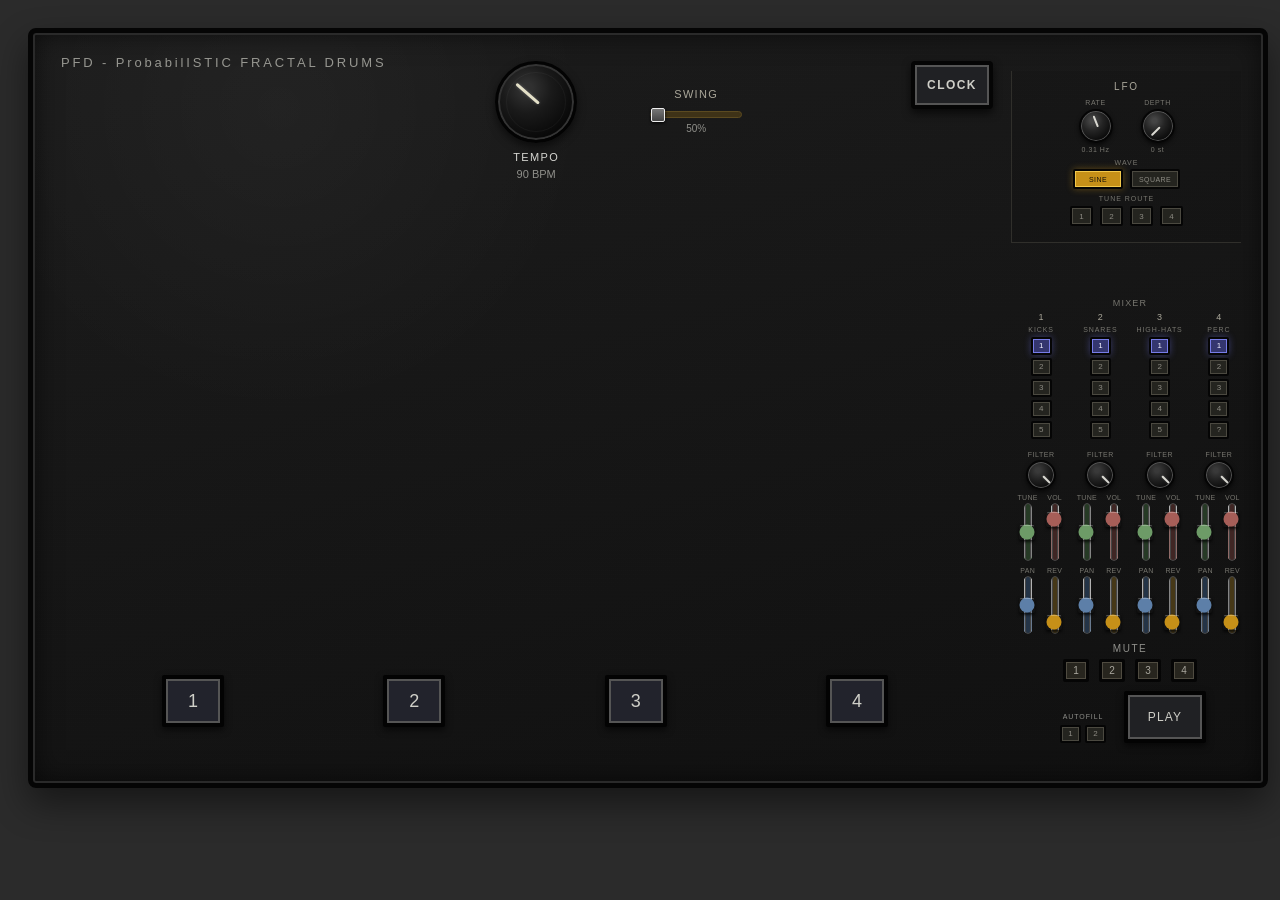
<file: index.html>
<!doctype html>
<html lang="en">
<head>
  <meta charset="utf-8" />
  <meta name="viewport" content="width=device-width, initial-scale=1" />
  <title>PFD - Probabilistic Fractal Drums V2.5 NMIDI</title>
  <link rel="stylesheet" href="style.css" />
</head>
<body>
  <main class="machine-shell">
    <section class="machine" aria-label="Fractal drum prototype">
      <div class="brand">PFD - ProbabilISTIC FRACTAL DRUMS</div>
      <button id="midiButton" class="midi-button" type="button">CLOCK</button>
      <div id="midiPanel" class="midi-panel">
        <div class="midi-title">CLOCK / SYNC</div>

        <label for="nmidiMode">NMIDI v3</label>
        <select id="nmidiMode">
          <option value="off" selected>OFF / LOCAL</option>
          <option value="master">MASTER</option>
          <option value="follow">FOLLOW</option>
        </select>
        <div class="midi-readout">
          <div>NMIDI <strong id="nmidiStatus">OFF</strong></div>
          <div>CLOCK <strong><span id="nmidiBpm">--</span> BPM</strong></div>
          <div>SOURCE <strong id="nmidiSource">--</strong></div>
          <div>PACKET <strong id="nmidiPacket">--</strong></div>
        </div>

        <div class="clock-divider"></div>

        <label for="midiInput">WEB MIDI INPUT</label>
        <select id="midiInput">
          <option value="">NO MIDI INPUT</option>
        </select>
        <div class="midi-readout">
          <div>MIDI <strong id="midiStatus">OFF</strong></div>
          <div>CLOCK <strong><span id="midiBpm">--</span> BPM</strong></div>
          <div>PHASE <strong id="midiPhase">--</strong></div>
        </div>
        <div class="midi-note">Nmidi MASTER follows PFD PLAY/STOP. FOLLOW keeps PFD's local PLAY button independent. Web MIDI and Nmidi FOLLOW/MASTER are mutually exclusive.</div>
      </div>

      <div class="master-controls" aria-label="Master timing controls">
        <div class="tempo-block">
          <div class="knob" id="tempoKnob" role="slider" aria-label="Tempo" aria-valuemin="20" aria-valuemax="240" aria-valuenow="90">
            <span></span>
          </div>
          <label for="tempo">TEMPO</label>
          <input id="tempo" type="range" min="20" max="240" value="90" tabindex="-1" />
          <output id="tempoValue">90 BPM</output>
        </div>

        <div class="swing-block">
          <label for="swing">SWING</label>
          <input id="swing" type="range" min="50" max="75" value="50" />
          <output id="swingValue">50%</output>
        </div>
      </div>

      <div class="lfo-block" aria-label="Global tune LFO">
        <div class="lfo-title">LFO</div>
        <div class="lfo-knobs">
          <label>
            <span>RATE</span>
            <div class="mini-knob" id="lfoRateKnob" role="slider" aria-label="LFO rate"><span></span></div>
            <input id="lfoRate" type="range" min="0" max="100" value="42" tabindex="-1" />
            <output id="lfoRateValue">0.31 Hz</output>
          </label>
          <label>
            <span>DEPTH</span>
            <div class="mini-knob" id="lfoDepthKnob" role="slider" aria-label="LFO tune depth"><span></span></div>
            <input id="lfoDepth" type="range" min="0" max="24" value="0" tabindex="-1" />
            <output id="lfoDepthValue">0 st</output>
          </label>
        </div>
        <div class="lfo-wave-label">WAVE</div>
        <div class="lfo-wave-row">
          <button class="lfo-wave-button active" data-wave="sine" type="button" aria-pressed="true">SINE</button>
          <button class="lfo-wave-button" data-wave="square" type="button" aria-pressed="false">SQUARE</button>
        </div>
        <div class="lfo-route-label">TUNE ROUTE</div>
        <div class="lfo-route-row">
          <button class="lfo-route-button" type="button" aria-pressed="false">1</button>
          <button class="lfo-route-button" type="button" aria-pressed="false">2</button>
          <button class="lfo-route-button" type="button" aria-pressed="false">3</button>
          <button class="lfo-route-button" type="button" aria-pressed="false">4</button>
        </div>
      </div>

      <div id="trees"></div>

      <div class="track-row" id="trackRow">
        <button class="track-button" data-track="0" type="button" aria-pressed="false">1</button>
        <button class="track-button" data-track="1" type="button" aria-pressed="false">2</button>
        <button class="track-button" data-track="2" type="button" aria-pressed="false">3</button>
        <button class="track-button" data-track="3" type="button" aria-pressed="false">4</button>
      </div>

      <div class="utility-column">
        <div class="mixer" aria-label="Four channel mixer">
          <div class="mixer-row-label">MIXER</div>
          <div class="channels">
            <div class="channel" data-track="0">
              <div class="channel-num">1</div>
              <div class="sample-bank" aria-label="Track 1 sample selector">
                <div class="sample-label">KICKS</div>
                <button class="sample-button selected" data-sample="0" type="button" aria-pressed="true">1</button>
                <button class="sample-button" data-sample="1" type="button" aria-pressed="false">2</button>
                <button class="sample-button" data-sample="2" type="button" aria-pressed="false">3</button>
                <button class="sample-button" data-sample="3" type="button" aria-pressed="false">4</button>
                <button class="sample-button" data-sample="4" type="button" aria-pressed="false">5</button>
              </div>
              <label class="filter-label">FILTER<div class="filter-knob" role="slider" aria-label="Track 1 low pass filter" aria-valuemin="200" aria-valuemax="20000" aria-valuenow="20000"><span></span></div><input class="filter" type="range" min="0" max="100" value="100" tabindex="-1"></label>
              <div class="fader-grid">
                <label class="tune-label">TUNE<input class="mix-slider tune" type="range" min="-24" max="24" value="0" orient="vertical"></label>
                <label class="volume-label">VOL<input class="mix-slider volume" type="range" min="0" max="120" value="100" orient="vertical"></label>
                <label class="pan-label">PAN<input class="mix-slider pan" type="range" min="-100" max="100" value="0" orient="vertical"></label>
                <label class="reverb-label">REV<input class="mix-slider reverb" type="range" min="0" max="100" value="8" orient="vertical"></label>
              </div>
            </div>
            <div class="channel" data-track="1">
              <div class="channel-num">2</div>
              <div class="sample-bank" aria-label="Track 2 sample selector">
                <div class="sample-label">SNARES</div>
                <button class="sample-button selected" data-sample="0" type="button" aria-pressed="true">1</button>
                <button class="sample-button" data-sample="1" type="button" aria-pressed="false">2</button>
                <button class="sample-button" data-sample="2" type="button" aria-pressed="false">3</button>
                <button class="sample-button" data-sample="3" type="button" aria-pressed="false">4</button>
                <button class="sample-button" data-sample="4" type="button" aria-pressed="false">5</button>
              </div>
              <label class="filter-label">FILTER<div class="filter-knob" role="slider" aria-label="Track 2 low pass filter" aria-valuemin="200" aria-valuemax="20000" aria-valuenow="20000"><span></span></div><input class="filter" type="range" min="0" max="100" value="100" tabindex="-1"></label>
              <div class="fader-grid">
                <label class="tune-label">TUNE<input class="mix-slider tune" type="range" min="-24" max="24" value="0" orient="vertical"></label>
                <label class="volume-label">VOL<input class="mix-slider volume" type="range" min="0" max="120" value="100" orient="vertical"></label>
                <label class="pan-label">PAN<input class="mix-slider pan" type="range" min="-100" max="100" value="0" orient="vertical"></label>
                <label class="reverb-label">REV<input class="mix-slider reverb" type="range" min="0" max="100" value="8" orient="vertical"></label>
              </div>
            </div>
            <div class="channel" data-track="2">
              <div class="channel-num">3</div>
              <div class="sample-bank" aria-label="Track 3 sample selector">
                <div class="sample-label">HIGH-HATS</div>
                <button class="sample-button selected" data-sample="0" type="button" aria-pressed="true">1</button>
                <button class="sample-button" data-sample="1" type="button" aria-pressed="false">2</button>
                <button class="sample-button" data-sample="2" type="button" aria-pressed="false">3</button>
                <button class="sample-button" data-sample="3" type="button" aria-pressed="false">4</button>
                <button class="sample-button" data-sample="4" type="button" aria-pressed="false">5</button>
              </div>
              <label class="filter-label">FILTER<div class="filter-knob" role="slider" aria-label="Track 3 low pass filter" aria-valuemin="200" aria-valuemax="20000" aria-valuenow="20000"><span></span></div><input class="filter" type="range" min="0" max="100" value="100" tabindex="-1"></label>
              <div class="fader-grid">
                <label class="tune-label">TUNE<input class="mix-slider tune" type="range" min="-24" max="24" value="0" orient="vertical"></label>
                <label class="volume-label">VOL<input class="mix-slider volume" type="range" min="0" max="120" value="100" orient="vertical"></label>
                <label class="pan-label">PAN<input class="mix-slider pan" type="range" min="-100" max="100" value="0" orient="vertical"></label>
                <label class="reverb-label">REV<input class="mix-slider reverb" type="range" min="0" max="100" value="8" orient="vertical"></label>
              </div>
            </div>
            <div class="channel" data-track="3">
              <div class="channel-num">4</div>
              <div class="sample-bank" aria-label="Track 4 sample selector">
                <div class="sample-label">PERC</div>
                <button class="sample-button selected" data-sample="0" type="button" aria-pressed="true">1</button>
                <button class="sample-button" data-sample="1" type="button" aria-pressed="false">2</button>
                <button class="sample-button" data-sample="2" type="button" aria-pressed="false">3</button>
                <button class="sample-button" data-sample="3" type="button" aria-pressed="false">4</button>
                <button class="sample-button" data-sample="4" type="button" aria-pressed="false">?</button>
              </div>
              <label class="filter-label">FILTER<div class="filter-knob" role="slider" aria-label="Track 4 low pass filter" aria-valuemin="200" aria-valuemax="20000" aria-valuenow="20000"><span></span></div><input class="filter" type="range" min="0" max="100" value="100" tabindex="-1"></label>
              <div class="fader-grid">
                <label class="tune-label">TUNE<input class="mix-slider tune" type="range" min="-24" max="24" value="0" orient="vertical"></label>
                <label class="volume-label">VOL<input class="mix-slider volume" type="range" min="0" max="120" value="100" orient="vertical"></label>
                <label class="pan-label">PAN<input class="mix-slider pan" type="range" min="-100" max="100" value="0" orient="vertical"></label>
                <label class="reverb-label">REV<input class="mix-slider reverb" type="range" min="0" max="100" value="8" orient="vertical"></label>
              </div>
            </div>
          </div>
        </div>
        <div class="mute-block">
          <div class="utility-label">MUTE</div>
          <div class="mute-row">
            <button class="mute-button" data-track="0" type="button" aria-pressed="false">1</button>
            <button class="mute-button" data-track="1" type="button" aria-pressed="false">2</button>
            <button class="mute-button" data-track="2" type="button" aria-pressed="false">3</button>
            <button class="mute-button" data-track="3" type="button" aria-pressed="false">4</button>
          </div>
        </div>
        <div class="transport-row">
          <div class="autofill-block" aria-label="Automatic snare fills">
            <div class="autofill-title">AUTOFILL</div>
            <div class="autofill-buttons">
              <button class="autofill-button" type="button" aria-pressed="false">1</button>
              <button class="autofill-button" type="button" aria-pressed="false">2</button>
            </div>
          </div>
          <button id="transport" class="transport-button" type="button" aria-pressed="false">PLAY</button>
        </div>
      </div>
    </section>
  </main>

  <script src="program.js?v=2.5"></script>
</body>
</html>
</file>
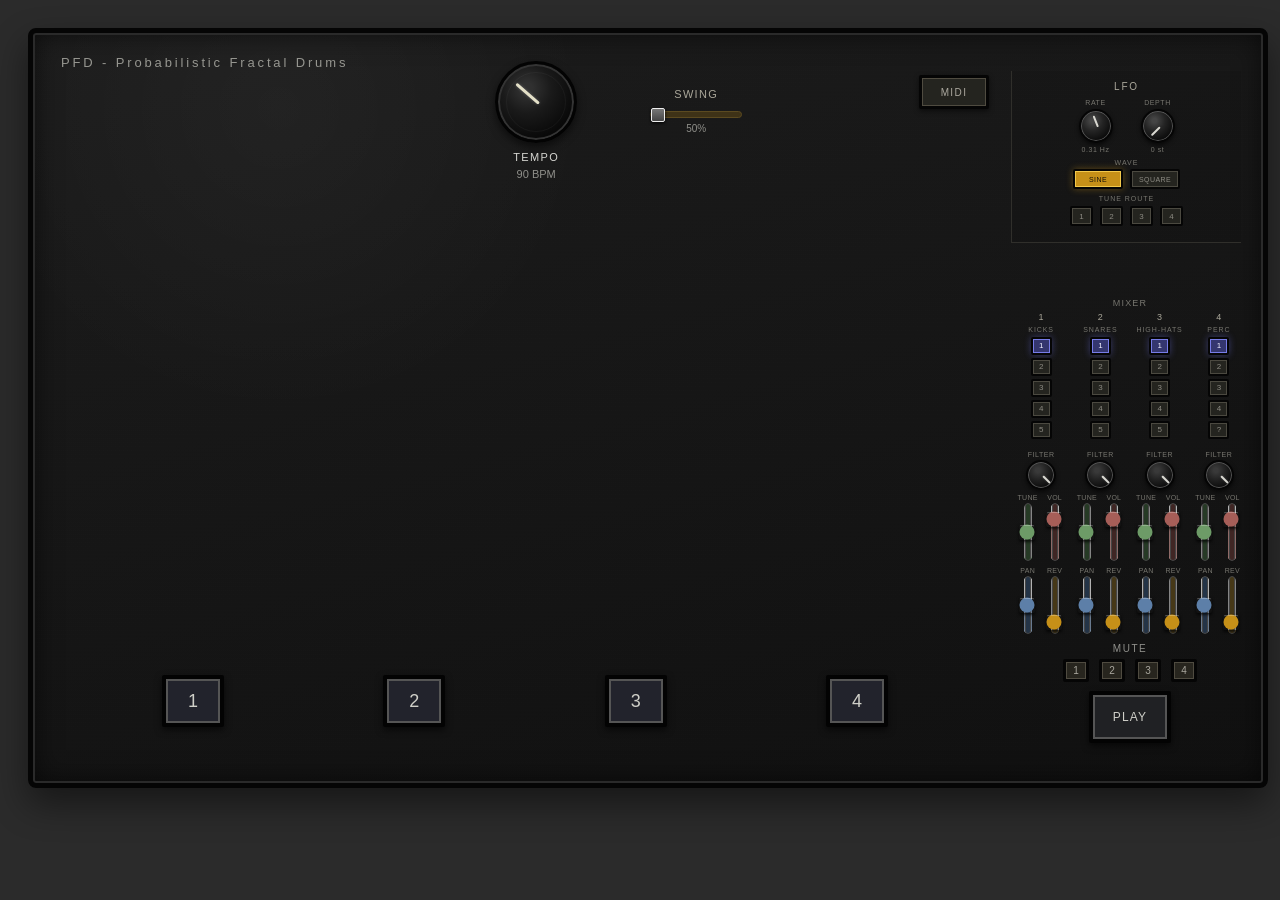
<file: _old/index.html>
<!doctype html>
<html lang="en">
<head>
  <meta charset="utf-8" />
  <meta name="viewport" content="width=device-width, initial-scale=1" />
  <title>PFD - Probabilistic Fractal Drums V2.0</title>
  <link rel="stylesheet" href="style.css" />
</head>
<body>
  <main class="machine-shell">
    <section class="machine" aria-label="Fractal drum prototype">
      <div class="brand">PFD - Probabilistic Fractal Drums</div>

      <div class="master-controls" aria-label="Master timing controls">
        <div class="tempo-block">
          <div class="knob" id="tempoKnob" role="slider" aria-label="Tempo" aria-valuemin="20" aria-valuemax="240" aria-valuenow="90">
            <span></span>
          </div>
          <label for="tempo">TEMPO</label>
          <input id="tempo" type="range" min="20" max="240" value="90" tabindex="-1" />
          <output id="tempoValue">90 BPM</output>
        </div>

        <div class="swing-block">
          <label for="swing">SWING</label>
          <input id="swing" type="range" min="50" max="75" value="50" />
          <output id="swingValue">50%</output>
        </div>
      </div>

      <div class="lfo-block" aria-label="Global tune LFO">
        <div class="lfo-title">LFO</div>
        <div class="lfo-knobs">
          <label>
            <span>RATE</span>
            <div class="mini-knob" id="lfoRateKnob" role="slider" aria-label="LFO rate"><span></span></div>
            <input id="lfoRate" type="range" min="0" max="100" value="42" tabindex="-1" />
            <output id="lfoRateValue">0.31 Hz</output>
          </label>
          <label>
            <span>DEPTH</span>
            <div class="mini-knob" id="lfoDepthKnob" role="slider" aria-label="LFO tune depth"><span></span></div>
            <input id="lfoDepth" type="range" min="0" max="24" value="0" tabindex="-1" />
            <output id="lfoDepthValue">0 st</output>
          </label>
        </div>
        <div class="lfo-wave-label">WAVE</div>
        <div class="lfo-wave-row">
          <button class="lfo-wave-button active" data-wave="sine" type="button" aria-pressed="true">SINE</button>
          <button class="lfo-wave-button" data-wave="square" type="button" aria-pressed="false">SQUARE</button>
        </div>
        <div class="lfo-route-label">TUNE ROUTE</div>
        <div class="lfo-route-row">
          <button class="lfo-route-button" type="button" aria-pressed="false">1</button>
          <button class="lfo-route-button" type="button" aria-pressed="false">2</button>
          <button class="lfo-route-button" type="button" aria-pressed="false">3</button>
          <button class="lfo-route-button" type="button" aria-pressed="false">4</button>
        </div>
      </div>


      <button id="midiButton" class="midi-button" type="button" aria-haspopup="dialog" aria-expanded="false">MIDI</button>

      <div id="midiOverlay" class="midi-overlay" hidden>
        <div class="midi-panel" role="dialog" aria-modal="true" aria-labelledby="midiTitle">
          <button id="midiClose" class="midi-close" type="button" aria-label="Close MIDI settings">×</button>
          <div id="midiTitle" class="midi-title">MIDI CLOCK</div>
          <label class="midi-field">
            <span>INPUT</span>
            <select id="midiInput"><option value="">No MIDI input</option></select>
          </label>
          <div class="midi-status-row"><span>STATUS</span><output id="midiStatus">OFF</output></div>
          <div class="midi-status-row"><span>CLOCK</span><output id="midiBpm">-- BPM</output></div>
          <div class="midi-note">TEST MODE: clock detection only. PFD still runs on its internal clock.</div>
        </div>
      </div>

      <div id="trees"></div>

      <div class="track-row" id="trackRow">
        <button class="track-button" data-track="0" type="button" aria-pressed="false">1</button>
        <button class="track-button" data-track="1" type="button" aria-pressed="false">2</button>
        <button class="track-button" data-track="2" type="button" aria-pressed="false">3</button>
        <button class="track-button" data-track="3" type="button" aria-pressed="false">4</button>
      </div>

      <div class="utility-column">
        <div class="mixer" aria-label="Four channel mixer">
          <div class="mixer-row-label">MIXER</div>
          <div class="channels">
            <div class="channel" data-track="0">
              <div class="channel-num">1</div>
              <div class="sample-bank" aria-label="Track 1 sample selector">
                <div class="sample-label">KICKS</div>
                <button class="sample-button selected" data-sample="0" type="button" aria-pressed="true">1</button>
                <button class="sample-button" data-sample="1" type="button" aria-pressed="false">2</button>
                <button class="sample-button" data-sample="2" type="button" aria-pressed="false">3</button>
                <button class="sample-button" data-sample="3" type="button" aria-pressed="false">4</button>
                <button class="sample-button" data-sample="4" type="button" aria-pressed="false">5</button>
              </div>
              <label class="filter-label">FILTER<div class="filter-knob" role="slider" aria-label="Track 1 low pass filter" aria-valuemin="200" aria-valuemax="20000" aria-valuenow="20000"><span></span></div><input class="filter" type="range" min="0" max="100" value="100" tabindex="-1"></label>
              <div class="fader-grid">
                <label class="tune-label">TUNE<input class="mix-slider tune" type="range" min="-24" max="24" value="0" orient="vertical"></label>
                <label class="volume-label">VOL<input class="mix-slider volume" type="range" min="0" max="120" value="100" orient="vertical"></label>
                <label class="pan-label">PAN<input class="mix-slider pan" type="range" min="-100" max="100" value="0" orient="vertical"></label>
                <label class="reverb-label">REV<input class="mix-slider reverb" type="range" min="0" max="100" value="8" orient="vertical"></label>
              </div>
            </div>
            <div class="channel" data-track="1">
              <div class="channel-num">2</div>
              <div class="sample-bank" aria-label="Track 2 sample selector">
                <div class="sample-label">SNARES</div>
                <button class="sample-button selected" data-sample="0" type="button" aria-pressed="true">1</button>
                <button class="sample-button" data-sample="1" type="button" aria-pressed="false">2</button>
                <button class="sample-button" data-sample="2" type="button" aria-pressed="false">3</button>
                <button class="sample-button" data-sample="3" type="button" aria-pressed="false">4</button>
                <button class="sample-button" data-sample="4" type="button" aria-pressed="false">5</button>
              </div>
              <label class="filter-label">FILTER<div class="filter-knob" role="slider" aria-label="Track 2 low pass filter" aria-valuemin="200" aria-valuemax="20000" aria-valuenow="20000"><span></span></div><input class="filter" type="range" min="0" max="100" value="100" tabindex="-1"></label>
              <div class="fader-grid">
                <label class="tune-label">TUNE<input class="mix-slider tune" type="range" min="-24" max="24" value="0" orient="vertical"></label>
                <label class="volume-label">VOL<input class="mix-slider volume" type="range" min="0" max="120" value="100" orient="vertical"></label>
                <label class="pan-label">PAN<input class="mix-slider pan" type="range" min="-100" max="100" value="0" orient="vertical"></label>
                <label class="reverb-label">REV<input class="mix-slider reverb" type="range" min="0" max="100" value="8" orient="vertical"></label>
              </div>
            </div>
            <div class="channel" data-track="2">
              <div class="channel-num">3</div>
              <div class="sample-bank" aria-label="Track 3 sample selector">
                <div class="sample-label">HIGH-HATS</div>
                <button class="sample-button selected" data-sample="0" type="button" aria-pressed="true">1</button>
                <button class="sample-button" data-sample="1" type="button" aria-pressed="false">2</button>
                <button class="sample-button" data-sample="2" type="button" aria-pressed="false">3</button>
                <button class="sample-button" data-sample="3" type="button" aria-pressed="false">4</button>
                <button class="sample-button" data-sample="4" type="button" aria-pressed="false">5</button>
              </div>
              <label class="filter-label">FILTER<div class="filter-knob" role="slider" aria-label="Track 3 low pass filter" aria-valuemin="200" aria-valuemax="20000" aria-valuenow="20000"><span></span></div><input class="filter" type="range" min="0" max="100" value="100" tabindex="-1"></label>
              <div class="fader-grid">
                <label class="tune-label">TUNE<input class="mix-slider tune" type="range" min="-24" max="24" value="0" orient="vertical"></label>
                <label class="volume-label">VOL<input class="mix-slider volume" type="range" min="0" max="120" value="100" orient="vertical"></label>
                <label class="pan-label">PAN<input class="mix-slider pan" type="range" min="-100" max="100" value="0" orient="vertical"></label>
                <label class="reverb-label">REV<input class="mix-slider reverb" type="range" min="0" max="100" value="8" orient="vertical"></label>
              </div>
            </div>
            <div class="channel" data-track="3">
              <div class="channel-num">4</div>
              <div class="sample-bank" aria-label="Track 4 sample selector">
                <div class="sample-label">PERC</div>
                <button class="sample-button selected" data-sample="0" type="button" aria-pressed="true">1</button>
                <button class="sample-button" data-sample="1" type="button" aria-pressed="false">2</button>
                <button class="sample-button" data-sample="2" type="button" aria-pressed="false">3</button>
                <button class="sample-button" data-sample="3" type="button" aria-pressed="false">4</button>
                <button class="sample-button" data-sample="4" type="button" aria-pressed="false">?</button>
              </div>
              <label class="filter-label">FILTER<div class="filter-knob" role="slider" aria-label="Track 4 low pass filter" aria-valuemin="200" aria-valuemax="20000" aria-valuenow="20000"><span></span></div><input class="filter" type="range" min="0" max="100" value="100" tabindex="-1"></label>
              <div class="fader-grid">
                <label class="tune-label">TUNE<input class="mix-slider tune" type="range" min="-24" max="24" value="0" orient="vertical"></label>
                <label class="volume-label">VOL<input class="mix-slider volume" type="range" min="0" max="120" value="100" orient="vertical"></label>
                <label class="pan-label">PAN<input class="mix-slider pan" type="range" min="-100" max="100" value="0" orient="vertical"></label>
                <label class="reverb-label">REV<input class="mix-slider reverb" type="range" min="0" max="100" value="8" orient="vertical"></label>
              </div>
            </div>
          </div>
        </div>
        <div class="mute-block">
          <div class="utility-label">MUTE</div>
          <div class="mute-row">
            <button class="mute-button" data-track="0" type="button" aria-pressed="false">1</button>
            <button class="mute-button" data-track="1" type="button" aria-pressed="false">2</button>
            <button class="mute-button" data-track="2" type="button" aria-pressed="false">3</button>
            <button class="mute-button" data-track="3" type="button" aria-pressed="false">4</button>
          </div>
        </div>
        <button id="transport" class="transport-button" type="button" aria-pressed="false">PLAY</button>
      </div>
    </section>
  </main>

  <script src="program.js"></script>
</body>
</html>
</file>
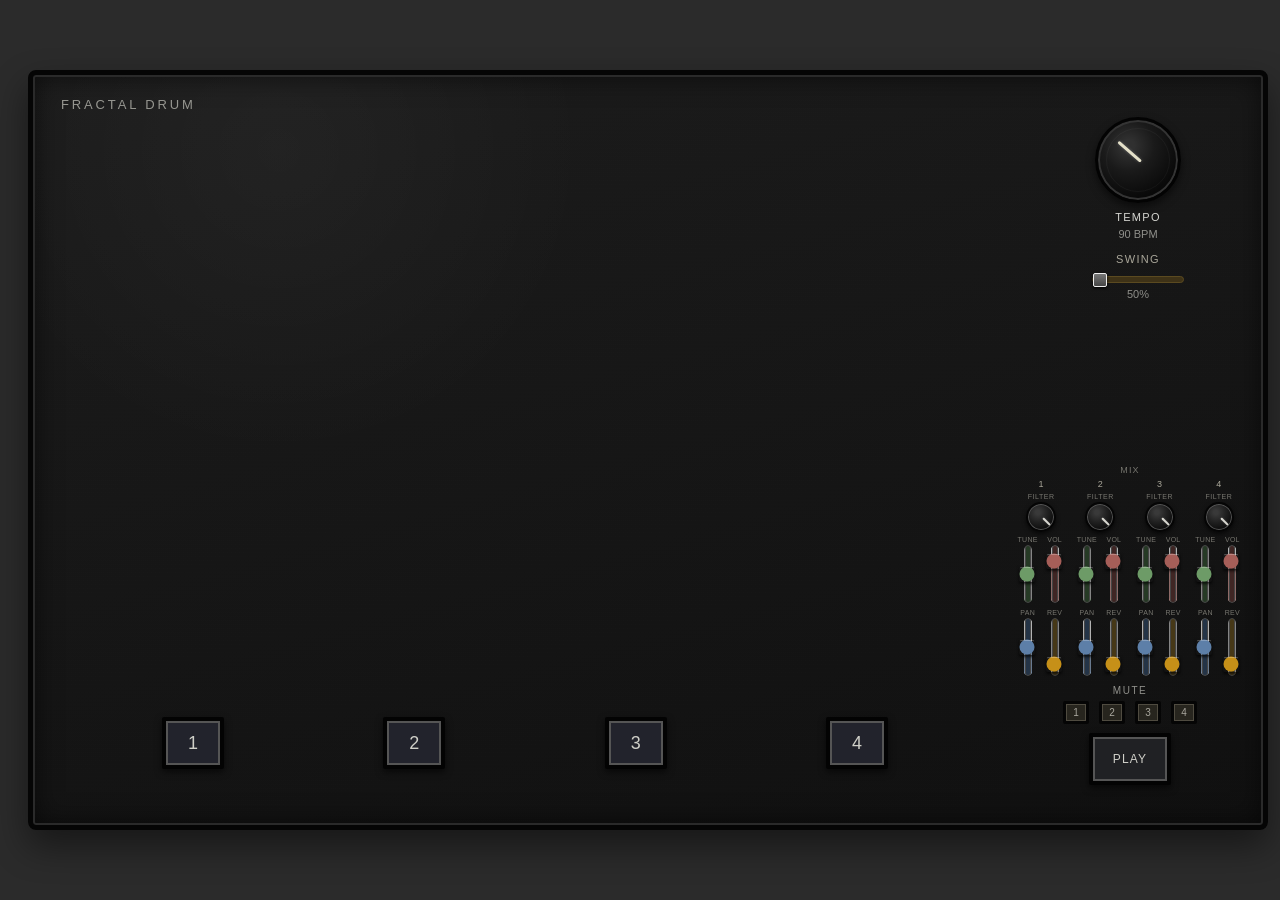
<file: fractal_drum_v06/index.html>
<!doctype html>
<html lang="en">
<head>
  <meta charset="utf-8" />
  <meta name="viewport" content="width=device-width, initial-scale=1" />
  <title>PFD Prototype V0.7</title>
  <link rel="stylesheet" href="style.css" />
</head>
<body>
  <main class="machine-shell">
    <section class="machine" aria-label="Fractal drum prototype">
      <div class="brand">FRACTAL DRUM</div>

      <div class="tempo-block">
        <div class="knob" id="tempoKnob" role="slider" aria-label="Tempo" aria-valuemin="20" aria-valuemax="240" aria-valuenow="90">
          <span></span>
        </div>
        <label for="tempo">TEMPO</label>
        <input id="tempo" type="range" min="20" max="240" value="90" tabindex="-1" />
        <output id="tempoValue">90 BPM</output>
        <div class="swing-block">
          <label for="swing">SWING</label>
          <input id="swing" type="range" min="50" max="75" value="50" />
          <output id="swingValue">50%</output>
        </div>
      </div>

      <div id="trees"></div>

      <div class="track-row" id="trackRow">
        <button class="track-button" data-track="0" type="button" aria-pressed="false">1</button>
        <button class="track-button" data-track="1" type="button" aria-pressed="false">2</button>
        <button class="track-button" data-track="2" type="button" aria-pressed="false">3</button>
        <button class="track-button" data-track="3" type="button" aria-pressed="false">4</button>
      </div>

      <div class="utility-column">
        <div class="mixer" aria-label="Four channel mixer">
          <div class="mixer-row-label">MIX</div>
          <div class="channels">
            <div class="channel" data-track="0">
              <div class="channel-num">1</div>
              <label class="filter-label">FILTER<div class="filter-knob" role="slider" aria-label="Track 1 low pass filter" aria-valuemin="200" aria-valuemax="20000" aria-valuenow="20000"><span></span></div><input class="filter" type="range" min="0" max="100" value="100" tabindex="-1"></label>
              <div class="fader-grid">
                <label class="tune-label">TUNE<input class="mix-slider tune" type="range" min="-24" max="24" value="0" orient="vertical"></label>
                <label class="volume-label">VOL<input class="mix-slider volume" type="range" min="0" max="120" value="100" orient="vertical"></label>
                <label class="pan-label">PAN<input class="mix-slider pan" type="range" min="-100" max="100" value="0" orient="vertical"></label>
                <label class="reverb-label">REV<input class="mix-slider reverb" type="range" min="0" max="100" value="8" orient="vertical"></label>
              </div>
            </div>
            <div class="channel" data-track="1">
              <div class="channel-num">2</div>
              <label class="filter-label">FILTER<div class="filter-knob" role="slider" aria-label="Track 2 low pass filter" aria-valuemin="200" aria-valuemax="20000" aria-valuenow="20000"><span></span></div><input class="filter" type="range" min="0" max="100" value="100" tabindex="-1"></label>
              <div class="fader-grid">
                <label class="tune-label">TUNE<input class="mix-slider tune" type="range" min="-24" max="24" value="0" orient="vertical"></label>
                <label class="volume-label">VOL<input class="mix-slider volume" type="range" min="0" max="120" value="100" orient="vertical"></label>
                <label class="pan-label">PAN<input class="mix-slider pan" type="range" min="-100" max="100" value="0" orient="vertical"></label>
                <label class="reverb-label">REV<input class="mix-slider reverb" type="range" min="0" max="100" value="8" orient="vertical"></label>
              </div>
            </div>
            <div class="channel" data-track="2">
              <div class="channel-num">3</div>
              <label class="filter-label">FILTER<div class="filter-knob" role="slider" aria-label="Track 3 low pass filter" aria-valuemin="200" aria-valuemax="20000" aria-valuenow="20000"><span></span></div><input class="filter" type="range" min="0" max="100" value="100" tabindex="-1"></label>
              <div class="fader-grid">
                <label class="tune-label">TUNE<input class="mix-slider tune" type="range" min="-24" max="24" value="0" orient="vertical"></label>
                <label class="volume-label">VOL<input class="mix-slider volume" type="range" min="0" max="120" value="100" orient="vertical"></label>
                <label class="pan-label">PAN<input class="mix-slider pan" type="range" min="-100" max="100" value="0" orient="vertical"></label>
                <label class="reverb-label">REV<input class="mix-slider reverb" type="range" min="0" max="100" value="8" orient="vertical"></label>
              </div>
            </div>
            <div class="channel" data-track="3">
              <div class="channel-num">4</div>
              <label class="filter-label">FILTER<div class="filter-knob" role="slider" aria-label="Track 4 low pass filter" aria-valuemin="200" aria-valuemax="20000" aria-valuenow="20000"><span></span></div><input class="filter" type="range" min="0" max="100" value="100" tabindex="-1"></label>
              <div class="fader-grid">
                <label class="tune-label">TUNE<input class="mix-slider tune" type="range" min="-24" max="24" value="0" orient="vertical"></label>
                <label class="volume-label">VOL<input class="mix-slider volume" type="range" min="0" max="120" value="100" orient="vertical"></label>
                <label class="pan-label">PAN<input class="mix-slider pan" type="range" min="-100" max="100" value="0" orient="vertical"></label>
                <label class="reverb-label">REV<input class="mix-slider reverb" type="range" min="0" max="100" value="8" orient="vertical"></label>
              </div>
            </div>
          </div>
        </div>
        <div class="mute-block">
          <div class="utility-label">MUTE</div>
          <div class="mute-row">
            <button class="mute-button" data-track="0" type="button" aria-pressed="false">1</button>
            <button class="mute-button" data-track="1" type="button" aria-pressed="false">2</button>
            <button class="mute-button" data-track="2" type="button" aria-pressed="false">3</button>
            <button class="mute-button" data-track="3" type="button" aria-pressed="false">4</button>
          </div>
        </div>
        <button id="transport" class="transport-button" type="button" aria-pressed="false">PLAY</button>
      </div>
    </section>
  </main>

  <script src="program.js"></script>
</body>
</html>
</file>
<file: style.css>
:root {
  --panel: #151515;
  --panel2: #1c1c1c;
  --edge: #050505;
  --ink: #d6d6d1;
  --dim: #6d6d68;
  --line: #45433a;
  --track: #3f46b8;
  --track-hi: #7b7ff0;
  --step: #c69018;
  --step-hi: #f2c84b;
}

* { box-sizing: border-box; }

body {
  margin: 0;
  min-height: 100vh;
  display: grid;
  place-items: center;
  background: #2b2b2b;
  font-family: Arial, Helvetica, sans-serif;
  color: var(--ink);
}

.machine-shell { padding: 28px; width: max-content; }

.machine {
  position: relative;
  width: 1240px;
  height: 760px;
  min-height: 620px;
  overflow: hidden;
  border: 5px solid var(--edge);
  border-radius: 8px;
  background:
    radial-gradient(circle at 20% 10%, rgba(255,255,255,.035), transparent 26%),
    linear-gradient(165deg, var(--panel2), var(--panel) 58%, #101010);
  box-shadow:
    inset 0 0 0 2px #2a2a2a,
    inset 0 0 28px rgba(0,0,0,.65),
    0 16px 35px rgba(0,0,0,.45);
}

.machine::after {
  content: "";
  position: absolute;
  inset: 0;
  pointer-events: none;
  opacity: .14;
  background-image: repeating-linear-gradient(0deg, rgba(255,255,255,.015) 0 1px, transparent 1px 4px);
}

.brand {
  position: absolute;
  top: 22px;
  left: 28px;
  font-size: 13px;
  letter-spacing: .22em;
  color: #969690;
}

.tempo-block {
  position: absolute;
  top: 42px;
  right: 54px;
  width: 142px;
  text-align: center;
  z-index: 8;
  user-select: none;
}

.tempo-block label {
  display: block;
  margin-top: 8px;
  font-size: 11px;
  letter-spacing: .12em;
}

.tempo-block output {
  display: block;
  margin-top: 5px;
  font-size: 11px;
  color: #8f8f8a;
}

#tempo {
  position: absolute;
  width: 1px;
  height: 1px;
  opacity: 0;
  pointer-events: none;
}

.knob {
  position: relative;
  width: 86px;
  height: 86px;
  margin: auto;
  border-radius: 50%;
  background: radial-gradient(circle at 38% 32%, #303030 0 8%, #1a1a1a 35%, #090909 72%);
  border: 3px solid #030303;
  box-shadow: inset 0 0 0 2px #343434, 0 4px 8px rgba(0,0,0,.55);
  cursor: ns-resize;
}

.knob::after {
  content: "";
  position: absolute;
  inset: 8px;
  border-radius: 50%;
  border: 1px solid rgba(255,255,255,.04);
  pointer-events: none;
}

.knob span {
  position: absolute;
  width: 30px;
  height: 3px;
  left: 43px;
  top: 40px;
  transform-origin: 0 50%;
  background: #e4e0c8;
  border-radius: 2px;
  box-shadow: 0 0 3px rgba(255,255,255,.25);
  pointer-events: none;
}

.tree-area {
  position: absolute;
  bottom: 116px;
  width: 200px;
  height: 430px;
  opacity: 0;
  visibility: hidden;
  transform: translateY(10px);
  transition: opacity .20s ease, transform .26s ease, visibility 0s linear .26s;
  z-index: 3;
}

.tree-area.visible {
  opacity: 1;
  visibility: visible;
  transform: translateY(0);
  transition-delay: 0s;
}

.branches,
.nodes {
  position: absolute;
  inset: 0;
  width: 100%;
  height: 100%;
}

.branch {
  stroke: var(--line);
  stroke-width: 2;
  vector-effect: non-scaling-stroke;
  opacity: .72;
}

.branch-pulse {
  stroke: var(--step-hi);
  stroke-width: 4;
  stroke-linecap: round;
  vector-effect: non-scaling-stroke;
  opacity: 0;
  pointer-events: none;
  filter: drop-shadow(0 0 4px rgba(242,200,75,.95));
}

.node {
  position: absolute;
  width: 20px;
  height: 20px;
  transform: translate(-50%, -50%);
  border: 3px solid #050505;
  border-radius: 2px;
  background: #26241d;
  box-shadow: inset 0 0 0 2px #555146, 0 2px 4px rgba(0,0,0,.55);
  cursor: pointer;
}

.node:hover {
  box-shadow: inset 0 0 0 2px #6d6756, 0 2px 4px rgba(0,0,0,.55);
}

.node.active {
  background: var(--step);
  box-shadow: inset 0 0 0 2px var(--step-hi), 0 0 10px rgba(198,144,24,.55), 0 2px 4px rgba(0,0,0,.55);
}

.node.playhead {
  box-shadow: inset 0 0 0 2px #fff0a5, 0 0 16px rgba(242,200,75,.95), 0 2px 4px rgba(0,0,0,.55);
}

.node.playhead:not(.active) { background: #57491e; }

.track-row {
  position: absolute;
  left: 4%;
  right: 24%;
  bottom: 38px;
  display: grid;
  grid-template-columns: repeat(4, 1fr);
  z-index: 6;
}

.track-button {
  width: 62px;
  height: 52px;
  justify-self: center;
  border: 4px solid #030303;
  border-radius: 2px;
  background: #22232c;
  color: #cfcfc8;
  font-size: 18px;
  box-shadow: inset 0 0 0 2px #555, 0 3px 7px rgba(0,0,0,.6);
  cursor: pointer;
}

.track-button.tree-open {
  background: var(--track);
  color: white;
  box-shadow: inset 0 0 0 2px var(--track-hi), 0 0 13px rgba(82,88,205,.6), 0 3px 7px rgba(0,0,0,.6);
}

.track-button.has-pattern:not(.tree-open) {
  background: #292b55;
  color: #dddfff;
  box-shadow: inset 0 0 0 2px #565b9e, 0 3px 7px rgba(0,0,0,.6);
}

.track-button.tempo-flash:not(.tree-open) {
  background: var(--track-hi);
  color: white;
  box-shadow: inset 0 0 0 2px #aaaaff, 0 0 18px rgba(123,127,240,.95), 0 3px 7px rgba(0,0,0,.6);
}

.utility-column {
  position: absolute;
  right: 50px;
  bottom: 38px;
  width: 150px;
  z-index: 7;
  display: flex;
  flex-direction: column;
  align-items: center;
  gap: 14px;
}

.mute-block { text-align: center; }

.utility-label {
  margin-bottom: 5px;
  font-size: 10px;
  letter-spacing: .15em;
  color: #8f8f8a;
}

.mute-row { display: flex; gap: 5px; }

.mute-button {
  width: 26px;
  height: 23px;
  padding: 0;
  border: 3px solid #050505;
  border-radius: 2px;
  background: #27251e;
  color: #a9a79e;
  font-size: 10px;
  box-shadow: inset 0 0 0 1px #4f4b40;
  cursor: pointer;
}

.mute-button[aria-pressed="true"] {
  background: var(--step);
  color: #16130b;
  box-shadow: inset 0 0 0 1px var(--step-hi), 0 0 8px rgba(198,144,24,.45);
}

.transport-button {
  width: 82px;
  height: 52px;
  border: 4px solid #030303;
  border-radius: 2px;
  background: #202124;
  color: #cfcfc8;
  font-size: 12px;
  letter-spacing: .10em;
  box-shadow: inset 0 0 0 2px #555, 0 3px 7px rgba(0,0,0,.6);
  cursor: pointer;
}

.transport-button[aria-pressed="true"] {
  background: #303238;
  color: #f2c84b;
  box-shadow: inset 0 0 0 2px #7b7460, 0 0 10px rgba(242,200,75,.20), 0 3px 7px rgba(0,0,0,.6);
}



/* V0.6 controls */
.swing-block { margin-top: 13px; }
.swing-block label { margin: 0 0 4px; color:#aaa79a; }
#swing { width: 92px; accent-color: var(--step); }
#swingValue { margin-top: 1px; }

.tree-mode {
  position:absolute; left:50%; bottom:2px; transform:translateX(-50%);
  display:flex; gap:5px; align-items:center; white-space:nowrap;
  font-size:8px; letter-spacing:.09em; color:#77766f;
}
.tree-mode button {
  border:2px solid #050505; background:#27251e; color:#96938a;
  font-size:8px; padding:3px 5px; cursor:pointer; box-shadow:inset 0 0 0 1px #4f4b40;
}
.tree-mode button.active { background:var(--step); color:#17130a; box-shadow:inset 0 0 0 1px var(--step-hi),0 0 7px rgba(198,144,24,.4); }

.utility-column { width: 205px; right: 28px; gap:10px; }
.mixer { width:205px; text-align:center; }
.mixer-row-label,.mix-key { font-size:9px; letter-spacing:.13em; color:#77766f; margin-bottom:4px; }
.mix-key { margin:4px 0 0; font-size:7px; }
.channels { display:grid; grid-template-columns:repeat(4,1fr); gap:3px; }
.channel { display:grid; grid-template-columns:repeat(4,1fr); gap:1px; align-items:end; }
.channel-num { grid-column:1/-1; font-size:9px; color:#aaa79a; margin-bottom:1px; }
.channel label { display:flex; flex-direction:column; align-items:center; gap:2px; font-size:7px; color:#77766f; }
.mix-slider {
  writing-mode: vertical-lr; direction: rtl;
  width: 12px; height: 74px; padding:0; margin:0;
  accent-color: var(--step);
}
.mute-row { gap:10px; }



/* V0.7: more tactile mixer, per-tree half time, and slightly raised track row */
.track-row { bottom: 56px; }
.tree-area { bottom: 134px; }
.utility-column { bottom: 40px; width: 230px; right: 18px; gap: 9px; }
.mixer { width: 230px; }
.channels { grid-template-columns: repeat(4, 1fr); gap: 7px; align-items:end; }
.channel { display:flex; flex-direction:column; align-items:center; gap:4px; min-width:0; }
.channel-num { font-size:9px; color:#aaa79a; margin-bottom:0; }
.filter-label { display:flex; flex-direction:column; align-items:center; gap:2px; font-size:7px; letter-spacing:.08em; color:#77766f; }
.filter-label > input { position:absolute; width:1px; height:1px; opacity:0; pointer-events:none; }
.filter-knob { position:relative; width:30px; height:30px; border-radius:50%; border:2px solid #050505; background:radial-gradient(circle at 38% 32%,#393939 0 9%,#202020 42%,#0b0b0b 76%); box-shadow:inset 0 0 0 1px #555,0 2px 4px rgba(0,0,0,.65); cursor:ns-resize; }
.filter-knob span { position:absolute; width:10px; height:2px; left:15px; top:13px; transform-origin:0 50%; transform:rotate(135deg); background:#d9d8d1; border-radius:2px; box-shadow:0 0 2px rgba(255,255,255,.25); }
.fader-grid { display:grid; grid-template-columns:repeat(2, 22px); gap:6px 5px; justify-content:center; }
.fader-grid label { display:flex; flex-direction:column; align-items:center; gap:2px; font-size:7px; letter-spacing:.04em; color:#77766f; }
.mix-slider { writing-mode:vertical-lr; direction:rtl; width:20px; height:58px; padding:0; margin:0; background:transparent; }
.mix-slider.tune { accent-color:#6d9b67; }
.mix-slider.volume { accent-color:#a65e58; }
.mix-slider.pan { accent-color:#5d7fa8; }
.mix-slider.reverb { accent-color:#c69018; }

/* tactile WebKit faders */
.mix-slider::-webkit-slider-runnable-track { width:6px; border-radius:3px; background:#171717; border:1px solid #454545; }
.mix-slider.tune::-webkit-slider-runnable-track { background:#263a25; }
.mix-slider.volume::-webkit-slider-runnable-track { background:#402624; }
.mix-slider.pan::-webkit-slider-runnable-track { background:#243447; }
.mix-slider.reverb::-webkit-slider-runnable-track { background:#463817; }
.mix-slider::-webkit-slider-thumb { -webkit-appearance:none; width:18px; height:9px; margin-left:-7px; border-radius:2px; border:1px solid #eee; background:linear-gradient(#777,#454545); box-shadow:inset 0 1px rgba(255,255,255,.25),0 2px 3px rgba(0,0,0,.7); }
.mix-slider { -webkit-appearance:slider-vertical; }

/* Firefox */
.mix-slider::-moz-range-track { width:6px; border-radius:3px; background:#171717; border:1px solid #454545; }
.mix-slider.tune::-moz-range-track { background:#263a25; }
.mix-slider.volume::-moz-range-track { background:#402624; }
.mix-slider.pan::-moz-range-track { background:#243447; }
.mix-slider.reverb::-moz-range-track { background:#463817; }
.mix-slider::-moz-range-thumb { width:18px; height:9px; border-radius:2px; border:1px solid #eee; background:linear-gradient(#777,#454545); box-shadow:inset 0 1px rgba(255,255,255,.25),0 2px 3px rgba(0,0,0,.7); }

#swing { appearance:none; -webkit-appearance:none; height:7px; width:92px; border-radius:4px; background:#3e3217; border:1px solid #5b4a20; }
#swing::-webkit-slider-thumb { -webkit-appearance:none; width:14px; height:14px; border-radius:2px; border:1px solid #eee; background:linear-gradient(#777,#454545); box-shadow:0 1px 3px #000; }
#swing::-moz-range-thumb { width:14px; height:14px; border-radius:2px; border:1px solid #eee; background:linear-gradient(#777,#454545); box-shadow:0 1px 3px #000; }
#swing::-moz-range-track { height:7px; border-radius:4px; background:#3e3217; border:1px solid #5b4a20; }

.half-time { position:absolute; top:14px; left:50%; transform:translateX(-50%); width:34px; height:27px; padding:0; border:3px solid #050505; border-radius:2px; background:#27251e; color:#aaa79e; font-size:13px; box-shadow:inset 0 0 0 1px #4f4b40; cursor:pointer; z-index:4; }
.half-time[aria-pressed="true"] { background:var(--step); color:#17130a; box-shadow:inset 0 0 0 1px var(--step-hi),0 0 9px rgba(198,144,24,.5); }



/* V0.9 sample selectors */
.sample-bank {
  grid-column: 1 / -1;
  display: flex;
  flex-direction: column;
  align-items: center;
  gap: 3px;
  margin: 0 0 8px;
}

.sample-label {
  font-size: 7px;
  letter-spacing: .13em;
  color: #77766f;
  margin-bottom: 1px;
}

.sample-button {
  width: 21px;
  height: 18px;
  padding: 0;
  border: 2px solid #050505;
  border-radius: 2px;
  background: #24241f;
  color: #8e8c84;
  font-size: 8px;
  line-height: 1;
  box-shadow: inset 0 0 0 1px #4b4940;
  cursor: pointer;
}

.sample-button.selected {
  background: #34366f;
  color: #f0f0ff;
  box-shadow: inset 0 0 0 1px #777ce8, 0 0 7px rgba(103, 108, 220, .42);
}

.sample-button.missing:not(.selected) {
  opacity: .42;
}

.sample-button.missing.selected {
  opacity: .72;
}


/* V0.10: one global tune LFO with per-track routing */
.lfo-block {
  margin-top: 12px;
  padding-top: 8px;
  border-top: 1px solid #35342f;
}

.lfo-title,
.lfo-route-label {
  font-size: 9px;
  letter-spacing: .14em;
  color: #aaa79a;
}

.lfo-knobs {
  display: flex;
  justify-content: center;
  gap: 16px;
  margin-top: 6px;
}

.lfo-knobs label {
  display: flex;
  flex-direction: column;
  align-items: center;
  gap: 3px;
  margin: 0;
  font-size: 7px;
  letter-spacing: .08em;
  color: #77766f;
}

.lfo-knobs input {
  position: absolute;
  width: 1px;
  height: 1px;
  opacity: 0;
  pointer-events: none;
}

.lfo-knobs output {
  margin: 0;
  font-size: 7px;
  color: #77766f;
}

.mini-knob {
  position: relative;
  width: 34px;
  height: 34px;
  border-radius: 50%;
  border: 2px solid #050505;
  background: radial-gradient(circle at 38% 32%, #444 0 8%, #242424 38%, #0b0b0b 74%);
  box-shadow: inset 0 0 0 1px #555, 0 2px 4px rgba(0,0,0,.65);
  cursor: ns-resize;
}

.mini-knob span {
  position: absolute;
  width: 12px;
  height: 2px;
  left: 17px;
  top: 15px;
  transform-origin: 0 50%;
  transform: rotate(135deg);
  background: #d9d8d1;
  border-radius: 2px;
}

.lfo-route-label {
  margin-top: 6px;
  font-size: 7px;
  color: #77766f;
}

.lfo-route-row {
  display: flex;
  justify-content: center;
  gap: 7px;
  margin-top: 4px;
}

.lfo-route-button {
  width: 23px;
  height: 20px;
  padding: 0;
  border: 2px solid #050505;
  border-radius: 2px;
  background: #24241f;
  color: #8e8c84;
  font-size: 8px;
  box-shadow: inset 0 0 0 1px #4b4940;
  cursor: pointer;
}

.lfo-route-button[aria-pressed="true"] {
  background: #34366f;
  color: #f0f0ff;
  box-shadow: inset 0 0 0 1px #777ce8, 0 0 7px rgba(103,108,220,.42);
}



/* V0.11: global timing across the top; dedicated LFO bay at upper-right */
.master-controls {
  position: absolute;
  top: 28px;
  left: 34%;
  width: 330px;
  height: 145px;
  z-index: 8;
  display: flex;
  align-items: flex-start;
  justify-content: center;
  gap: 42px;
  user-select: none;
}

.master-controls .tempo-block {
  position: relative;
  top: 0;
  right: auto;
  width: 118px;
}

.master-controls .knob {
  width: 82px;
  height: 82px;
}

.master-controls .knob span {
  left: 41px;
  top: 38px;
}

.master-controls .swing-block {
  margin-top: 27px;
  width: 118px;
  text-align: center;
}

.master-controls .swing-block label {
  display: block;
  font-size: 11px;
  letter-spacing: .12em;
}

.master-controls .swing-block output {
  display: block;
  margin-top: 5px;
  font-size: 10px;
  color: #8f8f8a;
}

.lfo-block {
  position: absolute;
  top: 38px;
  right: 22px;
  width: 230px;
  min-height: 172px;
  margin: 0;
  padding: 10px 10px 9px;
  border-top: 0;
  border-left: 1px solid #302f2b;
  border-bottom: 1px solid #302f2b;
  text-align: center;
  z-index: 9;
  background: rgba(12,12,12,.13);
}

.lfo-title {
  font-size: 10px;
  letter-spacing: .18em;
  color: #aaa79a;
}

.lfo-knobs {
  gap: 28px;
  margin-top: 7px;
}

.lfo-wave-label {
  margin-top: 6px;
  font-size: 7px;
  letter-spacing: .14em;
  color: #77766f;
}

.lfo-wave-row {
  display: flex;
  justify-content: center;
  gap: 7px;
  margin-top: 3px;
}

.lfo-wave-button {
  min-width: 50px;
  height: 20px;
  padding: 0 6px;
  border: 2px solid #050505;
  border-radius: 2px;
  background: #24241f;
  color: #8e8c84;
  font-size: 7px;
  letter-spacing: .06em;
  box-shadow: inset 0 0 0 1px #4b4940;
  cursor: pointer;
}

.lfo-wave-button[aria-pressed="true"],
.lfo-wave-button.active {
  background: var(--step);
  color: #17130a;
  box-shadow: inset 0 0 0 1px var(--step-hi), 0 0 7px rgba(198,144,24,.42);
}

.lfo-route-label { margin-top: 6px; }




/* SIZE LOCK: fixed desktop panel; smaller windows scroll instead of reflowing/scaling. */
html,body{min-width:0;overflow:auto}
body{display:block;min-height:100vh}
.machine-shell{width:max-content;min-width:1296px;margin:0;padding:28px}
.machine{width:1240px;height:760px;min-width:1240px;max-width:1240px;min-height:760px;max-height:760px}


/* V2.3 — MIDI CLOCK + FA PHASE */
.midi-button{
  position:absolute;
  top:28px;
  right:270px;
  width:82px;
  height:48px;
  z-index:20;
  border:4px solid #050505;
  border-radius:4px;
  background:#202124;
  color:#cfcfc8;
  font-size:12px;
  font-weight:bold;
  letter-spacing:.12em;
  box-shadow:inset 0 0 0 2px #555,0 4px 9px rgba(0,0,0,.65);
  cursor:pointer;
}
.midi-button.clock-pulse{
  background:var(--step);
  color:#17130a;
  box-shadow:inset 0 0 0 2px var(--step-hi),0 0 18px rgba(242,200,75,.88),0 4px 9px rgba(0,0,0,.65);
}
.midi-panel{
  display:none;
  position:absolute;
  top:84px;
  right:255px;
  width:300px;
  padding:14px;
  z-index:30;
  border:2px solid #050505;
  border-radius:6px;
  background:linear-gradient(#20201d,#11110f);
  box-shadow:inset 0 0 0 1px #4f4b40,0 12px 28px rgba(0,0,0,.72);
}
.midi-panel.open{display:block}
.midi-title{
  margin-bottom:10px;
  color:var(--step-hi);
  font-size:10px;
  letter-spacing:.18em;
  text-align:center;
}
.midi-panel label{
  display:block;
  margin-bottom:4px;
  color:#8f8f8a;
  font-size:8px;
  letter-spacing:.14em;
}
#midiInput{
  width:100%;
  height:30px;
  background:#111;
  color:#d6d6d1;
  border:1px solid #4f4b40;
  margin-bottom:10px;
}
.midi-readout{
  font-family:monospace;
  font-size:11px;
  line-height:1.7;
  color:#8f8f8a;
}
.midi-readout strong{color:var(--step-hi);font-weight:normal}
.midi-note{
  margin-top:8px;
  color:#6f6d65;
  font-size:8px;
  line-height:1.4;
}


/* V2.4 — AUTOFILL: two queued 8-step snare fills beside transport */
.transport-row{display:flex;align-items:flex-end;justify-content:center;gap:12px;width:100%}
.autofill-block{text-align:center;min-width:58px}
.autofill-title{margin-bottom:5px;font-size:7px;letter-spacing:.13em;color:#8f8f8a}
.autofill-buttons{display:flex;justify-content:center;gap:4px}
.autofill-button{width:21px;height:18px;padding:0;border:2px solid #050505;border-radius:2px;background:#24241f;color:#8e8c84;font-size:8px;line-height:1;box-shadow:inset 0 0 0 1px #4b4940;cursor:pointer}
.autofill-button.active,.autofill-button[aria-pressed="true"]{background:var(--step);color:#17130a;box-shadow:inset 0 0 0 1px var(--step-hi),0 0 7px rgba(198,144,24,.42)}



/* V2.5 — NMIDI v3 distributed clock */
#nmidiMode{
  width:100%;
  height:30px;
  background:#111;
  color:#d6d6d1;
  border:1px solid #4f4b40;
  margin-bottom:10px;
}
.clock-divider{
  height:1px;
  background:#4b493f;
  margin:11px 0;
}
.midi-panel{
  width:320px;
}
</file>
<file: _old/style.css>
:root {
  --panel: #151515;
  --panel2: #1c1c1c;
  --edge: #050505;
  --ink: #d6d6d1;
  --dim: #6d6d68;
  --line: #45433a;
  --track: #3f46b8;
  --track-hi: #7b7ff0;
  --step: #c69018;
  --step-hi: #f2c84b;
}

* { box-sizing: border-box; }

body {
  margin: 0;
  min-height: 100vh;
  display: grid;
  place-items: center;
  background: #2b2b2b;
  font-family: Arial, Helvetica, sans-serif;
  color: var(--ink);
}

.machine-shell { padding: 28px; width: max-content; }

.machine {
  position: relative;
  width: 1240px;
  height: 760px;
  min-height: 620px;
  overflow: hidden;
  border: 5px solid var(--edge);
  border-radius: 8px;
  background:
    radial-gradient(circle at 20% 10%, rgba(255,255,255,.035), transparent 26%),
    linear-gradient(165deg, var(--panel2), var(--panel) 58%, #101010);
  box-shadow:
    inset 0 0 0 2px #2a2a2a,
    inset 0 0 28px rgba(0,0,0,.65),
    0 16px 35px rgba(0,0,0,.45);
}

.machine::after {
  content: "";
  position: absolute;
  inset: 0;
  pointer-events: none;
  opacity: .14;
  background-image: repeating-linear-gradient(0deg, rgba(255,255,255,.015) 0 1px, transparent 1px 4px);
}

.brand {
  position: absolute;
  top: 22px;
  left: 28px;
  font-size: 13px;
  letter-spacing: .22em;
  color: #969690;
}

.tempo-block {
  position: absolute;
  top: 42px;
  right: 54px;
  width: 142px;
  text-align: center;
  z-index: 8;
  user-select: none;
}

.tempo-block label {
  display: block;
  margin-top: 8px;
  font-size: 11px;
  letter-spacing: .12em;
}

.tempo-block output {
  display: block;
  margin-top: 5px;
  font-size: 11px;
  color: #8f8f8a;
}

#tempo {
  position: absolute;
  width: 1px;
  height: 1px;
  opacity: 0;
  pointer-events: none;
}

.knob {
  position: relative;
  width: 86px;
  height: 86px;
  margin: auto;
  border-radius: 50%;
  background: radial-gradient(circle at 38% 32%, #303030 0 8%, #1a1a1a 35%, #090909 72%);
  border: 3px solid #030303;
  box-shadow: inset 0 0 0 2px #343434, 0 4px 8px rgba(0,0,0,.55);
  cursor: ns-resize;
}

.knob::after {
  content: "";
  position: absolute;
  inset: 8px;
  border-radius: 50%;
  border: 1px solid rgba(255,255,255,.04);
  pointer-events: none;
}

.knob span {
  position: absolute;
  width: 30px;
  height: 3px;
  left: 43px;
  top: 40px;
  transform-origin: 0 50%;
  background: #e4e0c8;
  border-radius: 2px;
  box-shadow: 0 0 3px rgba(255,255,255,.25);
  pointer-events: none;
}

.tree-area {
  position: absolute;
  bottom: 116px;
  width: 200px;
  height: 430px;
  opacity: 0;
  visibility: hidden;
  transform: translateY(10px);
  transition: opacity .20s ease, transform .26s ease, visibility 0s linear .26s;
  z-index: 3;
}

.tree-area.visible {
  opacity: 1;
  visibility: visible;
  transform: translateY(0);
  transition-delay: 0s;
}

.branches,
.nodes {
  position: absolute;
  inset: 0;
  width: 100%;
  height: 100%;
}

.branch {
  stroke: var(--line);
  stroke-width: 2;
  vector-effect: non-scaling-stroke;
  opacity: .72;
}

.branch-pulse {
  stroke: var(--step-hi);
  stroke-width: 4;
  stroke-linecap: round;
  vector-effect: non-scaling-stroke;
  opacity: 0;
  pointer-events: none;
  filter: drop-shadow(0 0 4px rgba(242,200,75,.95));
}

.node {
  position: absolute;
  width: 20px;
  height: 20px;
  transform: translate(-50%, -50%);
  border: 3px solid #050505;
  border-radius: 2px;
  background: #26241d;
  box-shadow: inset 0 0 0 2px #555146, 0 2px 4px rgba(0,0,0,.55);
  cursor: pointer;
}

.node:hover {
  box-shadow: inset 0 0 0 2px #6d6756, 0 2px 4px rgba(0,0,0,.55);
}

.node.active {
  background: var(--step);
  box-shadow: inset 0 0 0 2px var(--step-hi), 0 0 10px rgba(198,144,24,.55), 0 2px 4px rgba(0,0,0,.55);
}

.node.playhead {
  box-shadow: inset 0 0 0 2px #fff0a5, 0 0 16px rgba(242,200,75,.95), 0 2px 4px rgba(0,0,0,.55);
}

.node.playhead:not(.active) { background: #57491e; }

.track-row {
  position: absolute;
  left: 4%;
  right: 24%;
  bottom: 38px;
  display: grid;
  grid-template-columns: repeat(4, 1fr);
  z-index: 6;
}

.track-button {
  width: 62px;
  height: 52px;
  justify-self: center;
  border: 4px solid #030303;
  border-radius: 2px;
  background: #22232c;
  color: #cfcfc8;
  font-size: 18px;
  box-shadow: inset 0 0 0 2px #555, 0 3px 7px rgba(0,0,0,.6);
  cursor: pointer;
}

.track-button.tree-open {
  background: var(--track);
  color: white;
  box-shadow: inset 0 0 0 2px var(--track-hi), 0 0 13px rgba(82,88,205,.6), 0 3px 7px rgba(0,0,0,.6);
}

.track-button.has-pattern:not(.tree-open) {
  background: #292b55;
  color: #dddfff;
  box-shadow: inset 0 0 0 2px #565b9e, 0 3px 7px rgba(0,0,0,.6);
}

.track-button.tempo-flash:not(.tree-open) {
  background: var(--track-hi);
  color: white;
  box-shadow: inset 0 0 0 2px #aaaaff, 0 0 18px rgba(123,127,240,.95), 0 3px 7px rgba(0,0,0,.6);
}

.utility-column {
  position: absolute;
  right: 50px;
  bottom: 38px;
  width: 150px;
  z-index: 7;
  display: flex;
  flex-direction: column;
  align-items: center;
  gap: 14px;
}

.mute-block { text-align: center; }

.utility-label {
  margin-bottom: 5px;
  font-size: 10px;
  letter-spacing: .15em;
  color: #8f8f8a;
}

.mute-row { display: flex; gap: 5px; }

.mute-button {
  width: 26px;
  height: 23px;
  padding: 0;
  border: 3px solid #050505;
  border-radius: 2px;
  background: #27251e;
  color: #a9a79e;
  font-size: 10px;
  box-shadow: inset 0 0 0 1px #4f4b40;
  cursor: pointer;
}

.mute-button[aria-pressed="true"] {
  background: var(--step);
  color: #16130b;
  box-shadow: inset 0 0 0 1px var(--step-hi), 0 0 8px rgba(198,144,24,.45);
}

.transport-button {
  width: 82px;
  height: 52px;
  border: 4px solid #030303;
  border-radius: 2px;
  background: #202124;
  color: #cfcfc8;
  font-size: 12px;
  letter-spacing: .10em;
  box-shadow: inset 0 0 0 2px #555, 0 3px 7px rgba(0,0,0,.6);
  cursor: pointer;
}

.transport-button[aria-pressed="true"] {
  background: #303238;
  color: #f2c84b;
  box-shadow: inset 0 0 0 2px #7b7460, 0 0 10px rgba(242,200,75,.20), 0 3px 7px rgba(0,0,0,.6);
}



/* V0.6 controls */
.swing-block { margin-top: 13px; }
.swing-block label { margin: 0 0 4px; color:#aaa79a; }
#swing { width: 92px; accent-color: var(--step); }
#swingValue { margin-top: 1px; }

.tree-mode {
  position:absolute; left:50%; bottom:2px; transform:translateX(-50%);
  display:flex; gap:5px; align-items:center; white-space:nowrap;
  font-size:8px; letter-spacing:.09em; color:#77766f;
}
.tree-mode button {
  border:2px solid #050505; background:#27251e; color:#96938a;
  font-size:8px; padding:3px 5px; cursor:pointer; box-shadow:inset 0 0 0 1px #4f4b40;
}
.tree-mode button.active { background:var(--step); color:#17130a; box-shadow:inset 0 0 0 1px var(--step-hi),0 0 7px rgba(198,144,24,.4); }

.utility-column { width: 205px; right: 28px; gap:10px; }
.mixer { width:205px; text-align:center; }
.mixer-row-label,.mix-key { font-size:9px; letter-spacing:.13em; color:#77766f; margin-bottom:4px; }
.mix-key { margin:4px 0 0; font-size:7px; }
.channels { display:grid; grid-template-columns:repeat(4,1fr); gap:3px; }
.channel { display:grid; grid-template-columns:repeat(4,1fr); gap:1px; align-items:end; }
.channel-num { grid-column:1/-1; font-size:9px; color:#aaa79a; margin-bottom:1px; }
.channel label { display:flex; flex-direction:column; align-items:center; gap:2px; font-size:7px; color:#77766f; }
.mix-slider {
  writing-mode: vertical-lr; direction: rtl;
  width: 12px; height: 74px; padding:0; margin:0;
  accent-color: var(--step);
}
.mute-row { gap:10px; }



/* V0.7: more tactile mixer, per-tree half time, and slightly raised track row */
.track-row { bottom: 56px; }
.tree-area { bottom: 134px; }
.utility-column { bottom: 40px; width: 230px; right: 18px; gap: 9px; }
.mixer { width: 230px; }
.channels { grid-template-columns: repeat(4, 1fr); gap: 7px; align-items:end; }
.channel { display:flex; flex-direction:column; align-items:center; gap:4px; min-width:0; }
.channel-num { font-size:9px; color:#aaa79a; margin-bottom:0; }
.filter-label { display:flex; flex-direction:column; align-items:center; gap:2px; font-size:7px; letter-spacing:.08em; color:#77766f; }
.filter-label > input { position:absolute; width:1px; height:1px; opacity:0; pointer-events:none; }
.filter-knob { position:relative; width:30px; height:30px; border-radius:50%; border:2px solid #050505; background:radial-gradient(circle at 38% 32%,#393939 0 9%,#202020 42%,#0b0b0b 76%); box-shadow:inset 0 0 0 1px #555,0 2px 4px rgba(0,0,0,.65); cursor:ns-resize; }
.filter-knob span { position:absolute; width:10px; height:2px; left:15px; top:13px; transform-origin:0 50%; transform:rotate(135deg); background:#d9d8d1; border-radius:2px; box-shadow:0 0 2px rgba(255,255,255,.25); }
.fader-grid { display:grid; grid-template-columns:repeat(2, 22px); gap:6px 5px; justify-content:center; }
.fader-grid label { display:flex; flex-direction:column; align-items:center; gap:2px; font-size:7px; letter-spacing:.04em; color:#77766f; }
.mix-slider { writing-mode:vertical-lr; direction:rtl; width:20px; height:58px; padding:0; margin:0; background:transparent; }
.mix-slider.tune { accent-color:#6d9b67; }
.mix-slider.volume { accent-color:#a65e58; }
.mix-slider.pan { accent-color:#5d7fa8; }
.mix-slider.reverb { accent-color:#c69018; }

/* tactile WebKit faders */
.mix-slider::-webkit-slider-runnable-track { width:6px; border-radius:3px; background:#171717; border:1px solid #454545; }
.mix-slider.tune::-webkit-slider-runnable-track { background:#263a25; }
.mix-slider.volume::-webkit-slider-runnable-track { background:#402624; }
.mix-slider.pan::-webkit-slider-runnable-track { background:#243447; }
.mix-slider.reverb::-webkit-slider-runnable-track { background:#463817; }
.mix-slider::-webkit-slider-thumb { -webkit-appearance:none; width:18px; height:9px; margin-left:-7px; border-radius:2px; border:1px solid #eee; background:linear-gradient(#777,#454545); box-shadow:inset 0 1px rgba(255,255,255,.25),0 2px 3px rgba(0,0,0,.7); }
.mix-slider { -webkit-appearance:slider-vertical; }

/* Firefox */
.mix-slider::-moz-range-track { width:6px; border-radius:3px; background:#171717; border:1px solid #454545; }
.mix-slider.tune::-moz-range-track { background:#263a25; }
.mix-slider.volume::-moz-range-track { background:#402624; }
.mix-slider.pan::-moz-range-track { background:#243447; }
.mix-slider.reverb::-moz-range-track { background:#463817; }
.mix-slider::-moz-range-thumb { width:18px; height:9px; border-radius:2px; border:1px solid #eee; background:linear-gradient(#777,#454545); box-shadow:inset 0 1px rgba(255,255,255,.25),0 2px 3px rgba(0,0,0,.7); }

#swing { appearance:none; -webkit-appearance:none; height:7px; width:92px; border-radius:4px; background:#3e3217; border:1px solid #5b4a20; }
#swing::-webkit-slider-thumb { -webkit-appearance:none; width:14px; height:14px; border-radius:2px; border:1px solid #eee; background:linear-gradient(#777,#454545); box-shadow:0 1px 3px #000; }
#swing::-moz-range-thumb { width:14px; height:14px; border-radius:2px; border:1px solid #eee; background:linear-gradient(#777,#454545); box-shadow:0 1px 3px #000; }
#swing::-moz-range-track { height:7px; border-radius:4px; background:#3e3217; border:1px solid #5b4a20; }

.half-time { position:absolute; top:14px; left:50%; transform:translateX(-50%); width:34px; height:27px; padding:0; border:3px solid #050505; border-radius:2px; background:#27251e; color:#aaa79e; font-size:13px; box-shadow:inset 0 0 0 1px #4f4b40; cursor:pointer; z-index:4; }
.half-time[aria-pressed="true"] { background:var(--step); color:#17130a; box-shadow:inset 0 0 0 1px var(--step-hi),0 0 9px rgba(198,144,24,.5); }



/* V0.9 sample selectors */
.sample-bank {
  grid-column: 1 / -1;
  display: flex;
  flex-direction: column;
  align-items: center;
  gap: 3px;
  margin: 0 0 8px;
}

.sample-label {
  font-size: 7px;
  letter-spacing: .13em;
  color: #77766f;
  margin-bottom: 1px;
}

.sample-button {
  width: 21px;
  height: 18px;
  padding: 0;
  border: 2px solid #050505;
  border-radius: 2px;
  background: #24241f;
  color: #8e8c84;
  font-size: 8px;
  line-height: 1;
  box-shadow: inset 0 0 0 1px #4b4940;
  cursor: pointer;
}

.sample-button.selected {
  background: #34366f;
  color: #f0f0ff;
  box-shadow: inset 0 0 0 1px #777ce8, 0 0 7px rgba(103, 108, 220, .42);
}

.sample-button.missing:not(.selected) {
  opacity: .42;
}

.sample-button.missing.selected {
  opacity: .72;
}


/* V0.10: one global tune LFO with per-track routing */
.lfo-block {
  margin-top: 12px;
  padding-top: 8px;
  border-top: 1px solid #35342f;
}

.lfo-title,
.lfo-route-label {
  font-size: 9px;
  letter-spacing: .14em;
  color: #aaa79a;
}

.lfo-knobs {
  display: flex;
  justify-content: center;
  gap: 16px;
  margin-top: 6px;
}

.lfo-knobs label {
  display: flex;
  flex-direction: column;
  align-items: center;
  gap: 3px;
  margin: 0;
  font-size: 7px;
  letter-spacing: .08em;
  color: #77766f;
}

.lfo-knobs input {
  position: absolute;
  width: 1px;
  height: 1px;
  opacity: 0;
  pointer-events: none;
}

.lfo-knobs output {
  margin: 0;
  font-size: 7px;
  color: #77766f;
}

.mini-knob {
  position: relative;
  width: 34px;
  height: 34px;
  border-radius: 50%;
  border: 2px solid #050505;
  background: radial-gradient(circle at 38% 32%, #444 0 8%, #242424 38%, #0b0b0b 74%);
  box-shadow: inset 0 0 0 1px #555, 0 2px 4px rgba(0,0,0,.65);
  cursor: ns-resize;
}

.mini-knob span {
  position: absolute;
  width: 12px;
  height: 2px;
  left: 17px;
  top: 15px;
  transform-origin: 0 50%;
  transform: rotate(135deg);
  background: #d9d8d1;
  border-radius: 2px;
}

.lfo-route-label {
  margin-top: 6px;
  font-size: 7px;
  color: #77766f;
}

.lfo-route-row {
  display: flex;
  justify-content: center;
  gap: 7px;
  margin-top: 4px;
}

.lfo-route-button {
  width: 23px;
  height: 20px;
  padding: 0;
  border: 2px solid #050505;
  border-radius: 2px;
  background: #24241f;
  color: #8e8c84;
  font-size: 8px;
  box-shadow: inset 0 0 0 1px #4b4940;
  cursor: pointer;
}

.lfo-route-button[aria-pressed="true"] {
  background: #34366f;
  color: #f0f0ff;
  box-shadow: inset 0 0 0 1px #777ce8, 0 0 7px rgba(103,108,220,.42);
}



/* V0.11: global timing across the top; dedicated LFO bay at upper-right */
.master-controls {
  position: absolute;
  top: 28px;
  left: 34%;
  width: 330px;
  height: 145px;
  z-index: 8;
  display: flex;
  align-items: flex-start;
  justify-content: center;
  gap: 42px;
  user-select: none;
}

.master-controls .tempo-block {
  position: relative;
  top: 0;
  right: auto;
  width: 118px;
}

.master-controls .knob {
  width: 82px;
  height: 82px;
}

.master-controls .knob span {
  left: 41px;
  top: 38px;
}

.master-controls .swing-block {
  margin-top: 27px;
  width: 118px;
  text-align: center;
}

.master-controls .swing-block label {
  display: block;
  font-size: 11px;
  letter-spacing: .12em;
}

.master-controls .swing-block output {
  display: block;
  margin-top: 5px;
  font-size: 10px;
  color: #8f8f8a;
}

.lfo-block {
  position: absolute;
  top: 38px;
  right: 22px;
  width: 230px;
  min-height: 172px;
  margin: 0;
  padding: 10px 10px 9px;
  border-top: 0;
  border-left: 1px solid #302f2b;
  border-bottom: 1px solid #302f2b;
  text-align: center;
  z-index: 9;
  background: rgba(12,12,12,.13);
}

.lfo-title {
  font-size: 10px;
  letter-spacing: .18em;
  color: #aaa79a;
}

.lfo-knobs {
  gap: 28px;
  margin-top: 7px;
}

.lfo-wave-label {
  margin-top: 6px;
  font-size: 7px;
  letter-spacing: .14em;
  color: #77766f;
}

.lfo-wave-row {
  display: flex;
  justify-content: center;
  gap: 7px;
  margin-top: 3px;
}

.lfo-wave-button {
  min-width: 50px;
  height: 20px;
  padding: 0 6px;
  border: 2px solid #050505;
  border-radius: 2px;
  background: #24241f;
  color: #8e8c84;
  font-size: 7px;
  letter-spacing: .06em;
  box-shadow: inset 0 0 0 1px #4b4940;
  cursor: pointer;
}

.lfo-wave-button[aria-pressed="true"],
.lfo-wave-button.active {
  background: var(--step);
  color: #17130a;
  box-shadow: inset 0 0 0 1px var(--step-hi), 0 0 7px rgba(198,144,24,.42);
}

.lfo-route-label { margin-top: 6px; }




/* SIZE LOCK: fixed desktop panel; smaller windows scroll instead of reflowing/scaling. */
html,body{min-width:0;overflow:auto}
body{display:block;min-height:100vh}
.machine-shell{width:max-content;min-width:1296px;margin:0;padding:28px}
.machine{width:1240px;height:760px;min-width:1240px;max-width:1240px;min-height:760px;max-height:760px}


/* V2.1 MIDI clock test layer */
.midi-button {
  position: absolute;
  top: 42px;
  right: 274px;
  width: 70px;
  height: 34px;
  z-index: 12;
  border: 3px solid #050505;
  border-radius: 2px;
  background: #24241f;
  color: #aaa79e;
  font-size: 10px;
  letter-spacing: .14em;
  box-shadow: inset 0 0 0 1px #4f4b40, 0 2px 5px rgba(0,0,0,.55);
  cursor: pointer;
}

.midi-button.connected {
  color: #e2dec5;
  box-shadow: inset 0 0 0 1px #6f6a58, 0 2px 5px rgba(0,0,0,.55);
}

.midi-button.clock-pulse {
  background: var(--step);
  color: #17130a;
  box-shadow: inset 0 0 0 1px var(--step-hi), 0 0 14px rgba(242,200,75,.80), 0 2px 5px rgba(0,0,0,.55);
}

.midi-overlay {
  position: absolute;
  inset: 0;
  z-index: 40;
  background: rgba(0,0,0,.55);
  display: grid;
  place-items: center;
}

.midi-overlay[hidden] { display: none; }

.midi-panel {
  position: relative;
  width: 310px;
  padding: 20px 22px 18px;
  border: 4px solid #050505;
  border-radius: 4px;
  background: linear-gradient(165deg, #202020, #111);
  box-shadow: inset 0 0 0 2px #353535, 0 14px 35px rgba(0,0,0,.7);
}

.midi-title {
  margin-bottom: 18px;
  font-size: 12px;
  letter-spacing: .18em;
  color: #d6d6d1;
}

.midi-close {
  position: absolute;
  top: 8px;
  right: 9px;
  width: 27px;
  height: 25px;
  padding: 0;
  border: 2px solid #050505;
  background: #292929;
  color: #aaa79e;
  cursor: pointer;
}

.midi-field {
  display: grid;
  grid-template-columns: 64px 1fr;
  align-items: center;
  gap: 10px;
  margin-bottom: 14px;
  font-size: 9px;
  letter-spacing: .12em;
  color: #8f8f8a;
}

.midi-field select {
  min-width: 0;
  padding: 6px 7px;
  border: 2px solid #050505;
  background: #24241f;
  color: #d6d6d1;
  font: inherit;
}

.midi-status-row {
  display: grid;
  grid-template-columns: 64px 1fr;
  gap: 10px;
  margin-top: 8px;
  font-size: 9px;
  letter-spacing: .12em;
  color: #8f8f8a;
}

.midi-status-row output { color: #d6d6d1; }
.midi-note { margin-top: 16px; font-size: 8px; line-height: 1.45; letter-spacing: .06em; color: #706f69; }
</file>
<file: fractal_drum_v06/style.css>
:root {
  --panel: #151515;
  --panel2: #1c1c1c;
  --edge: #050505;
  --ink: #d6d6d1;
  --dim: #6d6d68;
  --line: #45433a;
  --track: #3f46b8;
  --track-hi: #7b7ff0;
  --step: #c69018;
  --step-hi: #f2c84b;
}

* { box-sizing: border-box; }

body {
  margin: 0;
  min-height: 100vh;
  display: grid;
  place-items: center;
  background: #2b2b2b;
  font-family: Arial, Helvetica, sans-serif;
  color: var(--ink);
}

.machine-shell { padding: 28px; }

.machine {
  position: relative;
  width: min(1240px, 97vw);
  height: min(760px, 88vh);
  min-height: 620px;
  overflow: hidden;
  border: 5px solid var(--edge);
  border-radius: 8px;
  background:
    radial-gradient(circle at 20% 10%, rgba(255,255,255,.035), transparent 26%),
    linear-gradient(165deg, var(--panel2), var(--panel) 58%, #101010);
  box-shadow:
    inset 0 0 0 2px #2a2a2a,
    inset 0 0 28px rgba(0,0,0,.65),
    0 16px 35px rgba(0,0,0,.45);
}

.machine::after {
  content: "";
  position: absolute;
  inset: 0;
  pointer-events: none;
  opacity: .14;
  background-image: repeating-linear-gradient(0deg, rgba(255,255,255,.015) 0 1px, transparent 1px 4px);
}

.brand {
  position: absolute;
  top: 22px;
  left: 28px;
  font-size: 13px;
  letter-spacing: .22em;
  color: #969690;
}

.tempo-block {
  position: absolute;
  top: 42px;
  right: 54px;
  width: 142px;
  text-align: center;
  z-index: 8;
  user-select: none;
}

.tempo-block label {
  display: block;
  margin-top: 8px;
  font-size: 11px;
  letter-spacing: .12em;
}

.tempo-block output {
  display: block;
  margin-top: 5px;
  font-size: 11px;
  color: #8f8f8a;
}

#tempo {
  position: absolute;
  width: 1px;
  height: 1px;
  opacity: 0;
  pointer-events: none;
}

.knob {
  position: relative;
  width: 86px;
  height: 86px;
  margin: auto;
  border-radius: 50%;
  background: radial-gradient(circle at 38% 32%, #303030 0 8%, #1a1a1a 35%, #090909 72%);
  border: 3px solid #030303;
  box-shadow: inset 0 0 0 2px #343434, 0 4px 8px rgba(0,0,0,.55);
  cursor: ns-resize;
}

.knob::after {
  content: "";
  position: absolute;
  inset: 8px;
  border-radius: 50%;
  border: 1px solid rgba(255,255,255,.04);
  pointer-events: none;
}

.knob span {
  position: absolute;
  width: 30px;
  height: 3px;
  left: 43px;
  top: 40px;
  transform-origin: 0 50%;
  background: #e4e0c8;
  border-radius: 2px;
  box-shadow: 0 0 3px rgba(255,255,255,.25);
  pointer-events: none;
}

.tree-area {
  position: absolute;
  bottom: 116px;
  width: 200px;
  height: 430px;
  opacity: 0;
  visibility: hidden;
  transform: translateY(10px);
  transition: opacity .20s ease, transform .26s ease, visibility 0s linear .26s;
  z-index: 3;
}

.tree-area.visible {
  opacity: 1;
  visibility: visible;
  transform: translateY(0);
  transition-delay: 0s;
}

.branches,
.nodes {
  position: absolute;
  inset: 0;
  width: 100%;
  height: 100%;
}

.branch {
  stroke: var(--line);
  stroke-width: 2;
  vector-effect: non-scaling-stroke;
  opacity: .72;
}

.branch-pulse {
  stroke: var(--step-hi);
  stroke-width: 4;
  stroke-linecap: round;
  vector-effect: non-scaling-stroke;
  opacity: 0;
  pointer-events: none;
  filter: drop-shadow(0 0 4px rgba(242,200,75,.95));
}

.node {
  position: absolute;
  width: 20px;
  height: 20px;
  transform: translate(-50%, -50%);
  border: 3px solid #050505;
  border-radius: 2px;
  background: #26241d;
  box-shadow: inset 0 0 0 2px #555146, 0 2px 4px rgba(0,0,0,.55);
  cursor: pointer;
}

.node:hover {
  box-shadow: inset 0 0 0 2px #6d6756, 0 2px 4px rgba(0,0,0,.55);
}

.node.active {
  background: var(--step);
  box-shadow: inset 0 0 0 2px var(--step-hi), 0 0 10px rgba(198,144,24,.55), 0 2px 4px rgba(0,0,0,.55);
}

.node.playhead {
  box-shadow: inset 0 0 0 2px #fff0a5, 0 0 16px rgba(242,200,75,.95), 0 2px 4px rgba(0,0,0,.55);
}

.node.playhead:not(.active) { background: #57491e; }

.track-row {
  position: absolute;
  left: 4%;
  right: 24%;
  bottom: 38px;
  display: grid;
  grid-template-columns: repeat(4, 1fr);
  z-index: 6;
}

.track-button {
  width: 62px;
  height: 52px;
  justify-self: center;
  border: 4px solid #030303;
  border-radius: 2px;
  background: #22232c;
  color: #cfcfc8;
  font-size: 18px;
  box-shadow: inset 0 0 0 2px #555, 0 3px 7px rgba(0,0,0,.6);
  cursor: pointer;
}

.track-button.tree-open {
  background: var(--track);
  color: white;
  box-shadow: inset 0 0 0 2px var(--track-hi), 0 0 13px rgba(82,88,205,.6), 0 3px 7px rgba(0,0,0,.6);
}

.track-button.has-pattern:not(.tree-open) {
  background: #292b55;
  color: #dddfff;
  box-shadow: inset 0 0 0 2px #565b9e, 0 3px 7px rgba(0,0,0,.6);
}

.track-button.tempo-flash:not(.tree-open) {
  background: var(--track-hi);
  color: white;
  box-shadow: inset 0 0 0 2px #aaaaff, 0 0 18px rgba(123,127,240,.95), 0 3px 7px rgba(0,0,0,.6);
}

.utility-column {
  position: absolute;
  right: 50px;
  bottom: 38px;
  width: 150px;
  z-index: 7;
  display: flex;
  flex-direction: column;
  align-items: center;
  gap: 14px;
}

.mute-block { text-align: center; }

.utility-label {
  margin-bottom: 5px;
  font-size: 10px;
  letter-spacing: .15em;
  color: #8f8f8a;
}

.mute-row { display: flex; gap: 5px; }

.mute-button {
  width: 26px;
  height: 23px;
  padding: 0;
  border: 3px solid #050505;
  border-radius: 2px;
  background: #27251e;
  color: #a9a79e;
  font-size: 10px;
  box-shadow: inset 0 0 0 1px #4f4b40;
  cursor: pointer;
}

.mute-button[aria-pressed="true"] {
  background: var(--step);
  color: #16130b;
  box-shadow: inset 0 0 0 1px var(--step-hi), 0 0 8px rgba(198,144,24,.45);
}

.transport-button {
  width: 82px;
  height: 52px;
  border: 4px solid #030303;
  border-radius: 2px;
  background: #202124;
  color: #cfcfc8;
  font-size: 12px;
  letter-spacing: .10em;
  box-shadow: inset 0 0 0 2px #555, 0 3px 7px rgba(0,0,0,.6);
  cursor: pointer;
}

.transport-button[aria-pressed="true"] {
  background: #303238;
  color: #f2c84b;
  box-shadow: inset 0 0 0 2px #7b7460, 0 0 10px rgba(242,200,75,.20), 0 3px 7px rgba(0,0,0,.6);
}

@media (max-width: 900px) {
  .machine-shell { padding: 10px; }
  .machine { width: 98vw; min-height: 580px; }
  .track-row { left: 2%; right: 27%; }
  .tempo-block { right: 24px; transform: scale(.84); transform-origin: top right; }
  .utility-column { right: 20px; transform: scale(.88); transform-origin: bottom right; }
  .tree-area { transform-origin: bottom center; }
}

/* V0.6 controls */
.swing-block { margin-top: 13px; }
.swing-block label { margin: 0 0 4px; color:#aaa79a; }
#swing { width: 92px; accent-color: var(--step); }
#swingValue { margin-top: 1px; }

.tree-mode {
  position:absolute; left:50%; bottom:2px; transform:translateX(-50%);
  display:flex; gap:5px; align-items:center; white-space:nowrap;
  font-size:8px; letter-spacing:.09em; color:#77766f;
}
.tree-mode button {
  border:2px solid #050505; background:#27251e; color:#96938a;
  font-size:8px; padding:3px 5px; cursor:pointer; box-shadow:inset 0 0 0 1px #4f4b40;
}
.tree-mode button.active { background:var(--step); color:#17130a; box-shadow:inset 0 0 0 1px var(--step-hi),0 0 7px rgba(198,144,24,.4); }

.utility-column { width: 205px; right: 28px; gap:10px; }
.mixer { width:205px; text-align:center; }
.mixer-row-label,.mix-key { font-size:9px; letter-spacing:.13em; color:#77766f; margin-bottom:4px; }
.mix-key { margin:4px 0 0; font-size:7px; }
.channels { display:grid; grid-template-columns:repeat(4,1fr); gap:3px; }
.channel { display:grid; grid-template-columns:repeat(4,1fr); gap:1px; align-items:end; }
.channel-num { grid-column:1/-1; font-size:9px; color:#aaa79a; margin-bottom:1px; }
.channel label { display:flex; flex-direction:column; align-items:center; gap:2px; font-size:7px; color:#77766f; }
.mix-slider {
  writing-mode: vertical-lr; direction: rtl;
  width: 12px; height: 74px; padding:0; margin:0;
  accent-color: var(--step);
}
.mute-row { gap:10px; }

@media (max-width: 900px) {
  .utility-column { width:180px; }
  .mix-slider { height:60px; }
}

/* V0.7: more tactile mixer, per-tree half time, and slightly raised track row */
.track-row { bottom: 56px; }
.tree-area { bottom: 134px; }
.utility-column { bottom: 40px; width: 230px; right: 18px; gap: 9px; }
.mixer { width: 230px; }
.channels { grid-template-columns: repeat(4, 1fr); gap: 7px; align-items:end; }
.channel { display:flex; flex-direction:column; align-items:center; gap:4px; min-width:0; }
.channel-num { font-size:9px; color:#aaa79a; margin-bottom:0; }
.filter-label { display:flex; flex-direction:column; align-items:center; gap:2px; font-size:7px; letter-spacing:.08em; color:#77766f; }
.filter-label > input { position:absolute; width:1px; height:1px; opacity:0; pointer-events:none; }
.filter-knob { position:relative; width:30px; height:30px; border-radius:50%; border:2px solid #050505; background:radial-gradient(circle at 38% 32%,#393939 0 9%,#202020 42%,#0b0b0b 76%); box-shadow:inset 0 0 0 1px #555,0 2px 4px rgba(0,0,0,.65); cursor:ns-resize; }
.filter-knob span { position:absolute; width:10px; height:2px; left:15px; top:13px; transform-origin:0 50%; transform:rotate(135deg); background:#d9d8d1; border-radius:2px; box-shadow:0 0 2px rgba(255,255,255,.25); }
.fader-grid { display:grid; grid-template-columns:repeat(2, 22px); gap:6px 5px; justify-content:center; }
.fader-grid label { display:flex; flex-direction:column; align-items:center; gap:2px; font-size:7px; letter-spacing:.04em; color:#77766f; }
.mix-slider { writing-mode:vertical-lr; direction:rtl; width:20px; height:58px; padding:0; margin:0; background:transparent; }
.mix-slider.tune { accent-color:#6d9b67; }
.mix-slider.volume { accent-color:#a65e58; }
.mix-slider.pan { accent-color:#5d7fa8; }
.mix-slider.reverb { accent-color:#c69018; }

/* tactile WebKit faders */
.mix-slider::-webkit-slider-runnable-track { width:6px; border-radius:3px; background:#171717; border:1px solid #454545; }
.mix-slider.tune::-webkit-slider-runnable-track { background:#263a25; }
.mix-slider.volume::-webkit-slider-runnable-track { background:#402624; }
.mix-slider.pan::-webkit-slider-runnable-track { background:#243447; }
.mix-slider.reverb::-webkit-slider-runnable-track { background:#463817; }
.mix-slider::-webkit-slider-thumb { -webkit-appearance:none; width:18px; height:9px; margin-left:-7px; border-radius:2px; border:1px solid #eee; background:linear-gradient(#777,#454545); box-shadow:inset 0 1px rgba(255,255,255,.25),0 2px 3px rgba(0,0,0,.7); }
.mix-slider { -webkit-appearance:slider-vertical; }

/* Firefox */
.mix-slider::-moz-range-track { width:6px; border-radius:3px; background:#171717; border:1px solid #454545; }
.mix-slider.tune::-moz-range-track { background:#263a25; }
.mix-slider.volume::-moz-range-track { background:#402624; }
.mix-slider.pan::-moz-range-track { background:#243447; }
.mix-slider.reverb::-moz-range-track { background:#463817; }
.mix-slider::-moz-range-thumb { width:18px; height:9px; border-radius:2px; border:1px solid #eee; background:linear-gradient(#777,#454545); box-shadow:inset 0 1px rgba(255,255,255,.25),0 2px 3px rgba(0,0,0,.7); }

#swing { appearance:none; -webkit-appearance:none; height:7px; width:92px; border-radius:4px; background:#3e3217; border:1px solid #5b4a20; }
#swing::-webkit-slider-thumb { -webkit-appearance:none; width:14px; height:14px; border-radius:2px; border:1px solid #eee; background:linear-gradient(#777,#454545); box-shadow:0 1px 3px #000; }
#swing::-moz-range-thumb { width:14px; height:14px; border-radius:2px; border:1px solid #eee; background:linear-gradient(#777,#454545); box-shadow:0 1px 3px #000; }
#swing::-moz-range-track { height:7px; border-radius:4px; background:#3e3217; border:1px solid #5b4a20; }

.half-time { position:absolute; top:14px; left:50%; transform:translateX(-50%); width:34px; height:27px; padding:0; border:3px solid #050505; border-radius:2px; background:#27251e; color:#aaa79e; font-size:13px; box-shadow:inset 0 0 0 1px #4f4b40; cursor:pointer; z-index:4; }
.half-time[aria-pressed="true"] { background:var(--step); color:#17130a; box-shadow:inset 0 0 0 1px var(--step-hi),0 0 9px rgba(198,144,24,.5); }

@media (max-width: 900px) {
  .track-row { bottom:50px; }
  .tree-area { bottom:126px; }
  .utility-column { width:205px; right:8px; }
  .mixer { width:205px; }
  .channels { gap:4px; }
  .fader-grid { grid-template-columns:repeat(2,20px); gap:4px 3px; }
  .mix-slider { height:50px; width:18px; }
}
</file>
